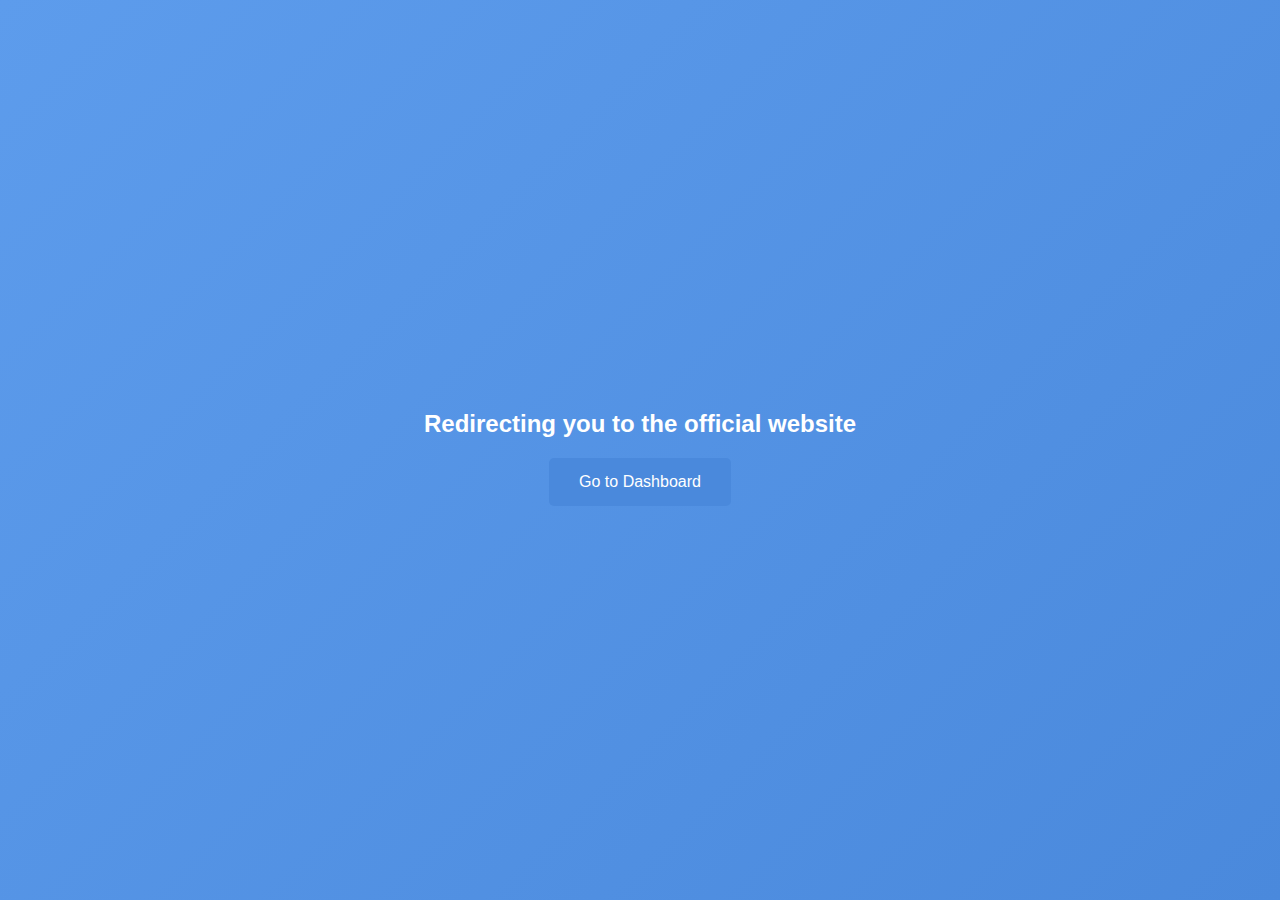
<file: HybeCentral/source/index.html>
<!DOCTYPE html>
<html lang="en">
<head>
    <meta charset="UTF-8">
    <meta name="viewport" content="width=device-width, initial-scale=1.0">
    <title>Redirecting</title>
    <style>
        body {
            margin: 0;
            padding: 0;
            height: 100vh;
            display: flex;
            justify-content: center;
            align-items: center;
            background: linear-gradient(135deg, #5D9CEC, #4A89DC);
            font-family: Arial, sans-serif;
            color: #fff;
            text-align: center;
        }
        .container {
            display: flex;
            flex-direction: column;
            align-items: center;
        }
        h1 {
            margin-bottom: 20px;
            font-size: 24px;
        }
        button {
            background-color: #4A89DC;
            border: none;
            padding: 15px 30px;
            font-size: 16px;
            color: #fff;
            cursor: pointer;
            border-radius: 5px;
            transition: background-color 0.3s;
        }
        button:hover {
            background-color: #3B77B4;
        }
    </style>
</head>
<body>
    <div class="container">
        <h1>Redirecting you to the official website</h1>
        <button onclick="location.href='dashboard.html'">Go to Dashboard</button>
    </div>
</body>
</html>
</file>
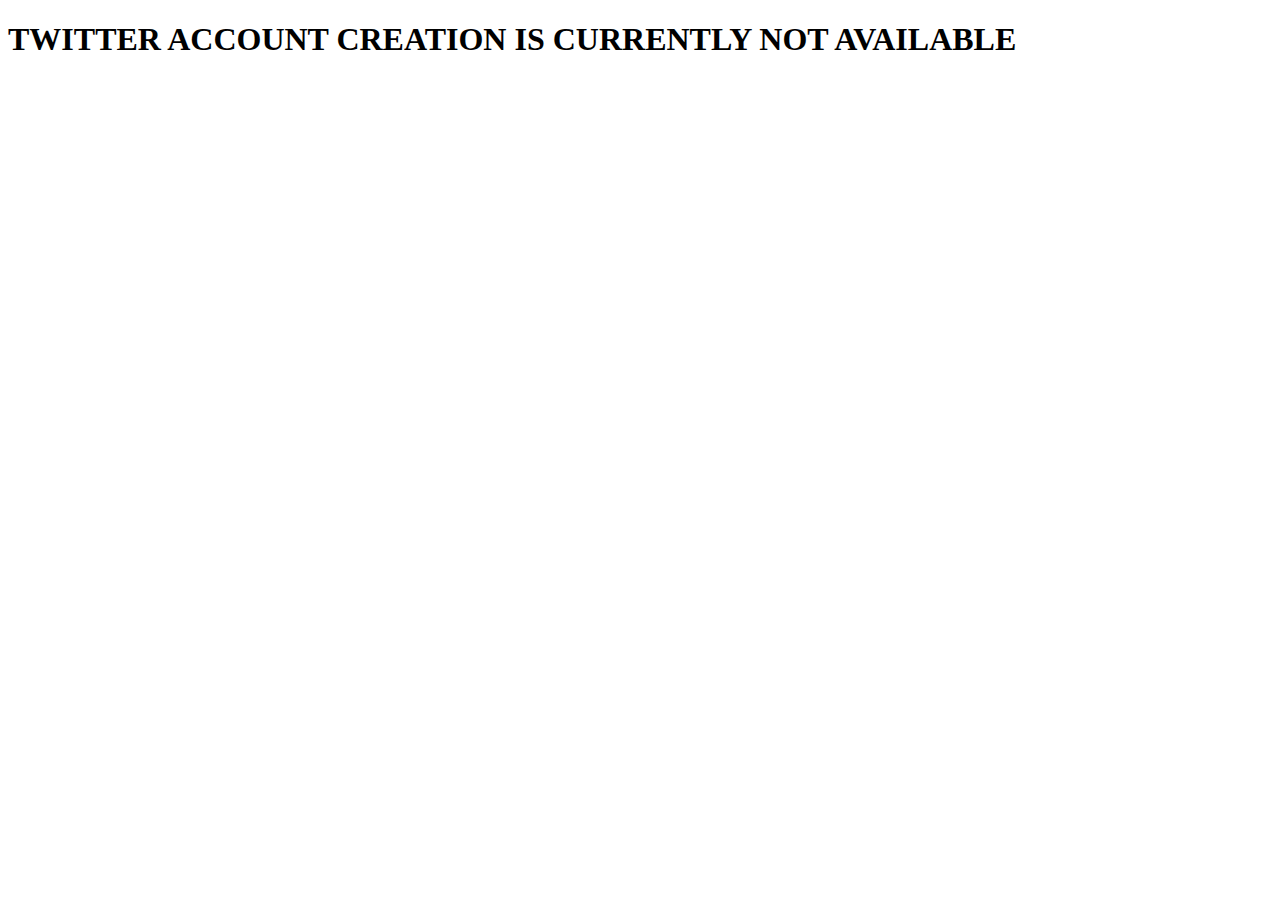
<file: HybeCentral/bin/twitterprompt.html>
<!DOCTYPE html>
<html lang="en">
<head>
    <meta charset="UTF-8">
    <meta name="viewport" content="width=device-width, initial-scale=1.0">
    <title>TWITTER</title>
</head>
<body>
    
    <h1>TWITTER ACCOUNT CREATION IS CURRENTLY NOT AVAILABLE</h1>

</body>
</html>
</file>
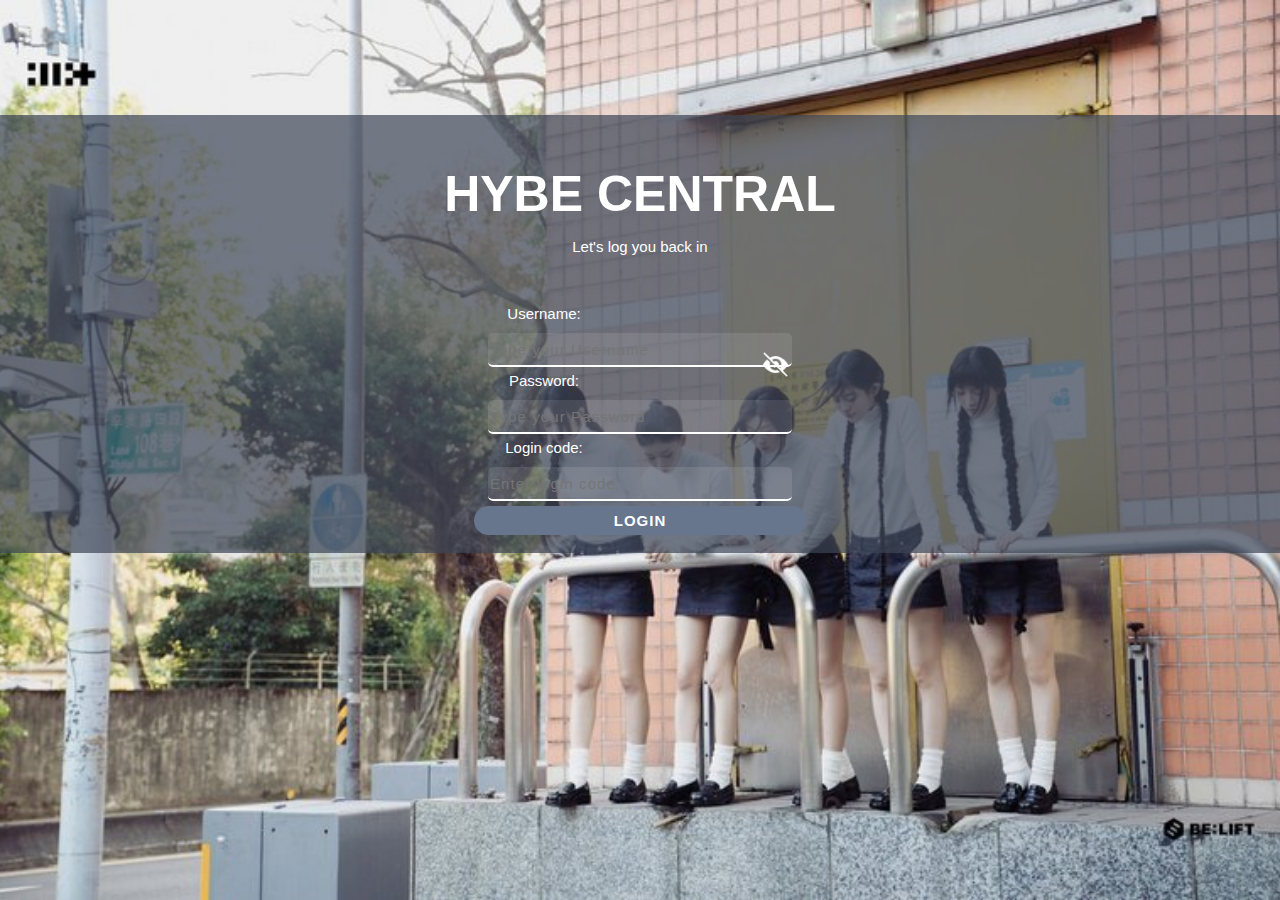
<file: HybeCentral/source/loginpage.html>
<!DOCTYPE html>
<html lang="en">
<head>
    <meta charset="UTF-8">
    <meta name="viewport" content="width=device-width, initial-scale=1.0">
    <link rel="stylesheet" href="https://cdnjs.cloudflare.com/ajax/libs/font-awesome/6.5.1/css/all.min.css" integrity="sha512-DTOQO9RWCH3ppGqcWaEA1BIZOC6xxalwEsw9c2QQeAIftl+Vegovlnee1c9QX4TctnWMn13TZye+giMm8e2LwA==" crossorigin="anonymous" referrerpolicy="no-referrer" />
    <link rel="stylesheet" href="loginpage.css">
    <link rel="icon" href="assets/newhycenfav.ico">
    <title>Login at Hybe Central Official</title>
</head>
<body>
    <div class="main">
        <div class="Head">
            <h1>HYBE CENTRAL</h1>
            <p>Let's log you back in</p>
        </div>

        <div class="input">
            <form id="loginForm" action="login-handler.php" method="POST">
                <label for="userN">Username: </label><br>
                <input type="text" id="userN" name="username" placeholder="Type your Username" required><br>
                <label for="passW">Password: </label><br>
                <input type="password" id="passW" name="password" placeholder="Type your Password" required minlength="8" maxlength="20"><br>
                <label id="verify" for="verify">Login code:</label><br>
                <input type="text" id="verify" name="code" placeholder="Enter login code" minlength="8" maxlength="8" required><br>
                <button type="submit" id="submitbtn">LOGIN</button>
                <div class="showpassword">
                    <img id="eyeicon" src="assets/eyeclose.png" alt="" title="show password">
                </div>
            </form>
        </div>

<script>
    let passW = document.getElementById("passW");
    let eyeicon = document.getElementById("eyeicon");

    eyeicon.onclick = function() {
        if(passW.type === "password"){
            passW.type = "text";
            eyeicon.src = "assets/eyeopen.png";
        } else {
            passW.type = "password";
            eyeicon.src = "assets/eyeclose.png";
        }
    }

</script>
</body>
</html>
</file>
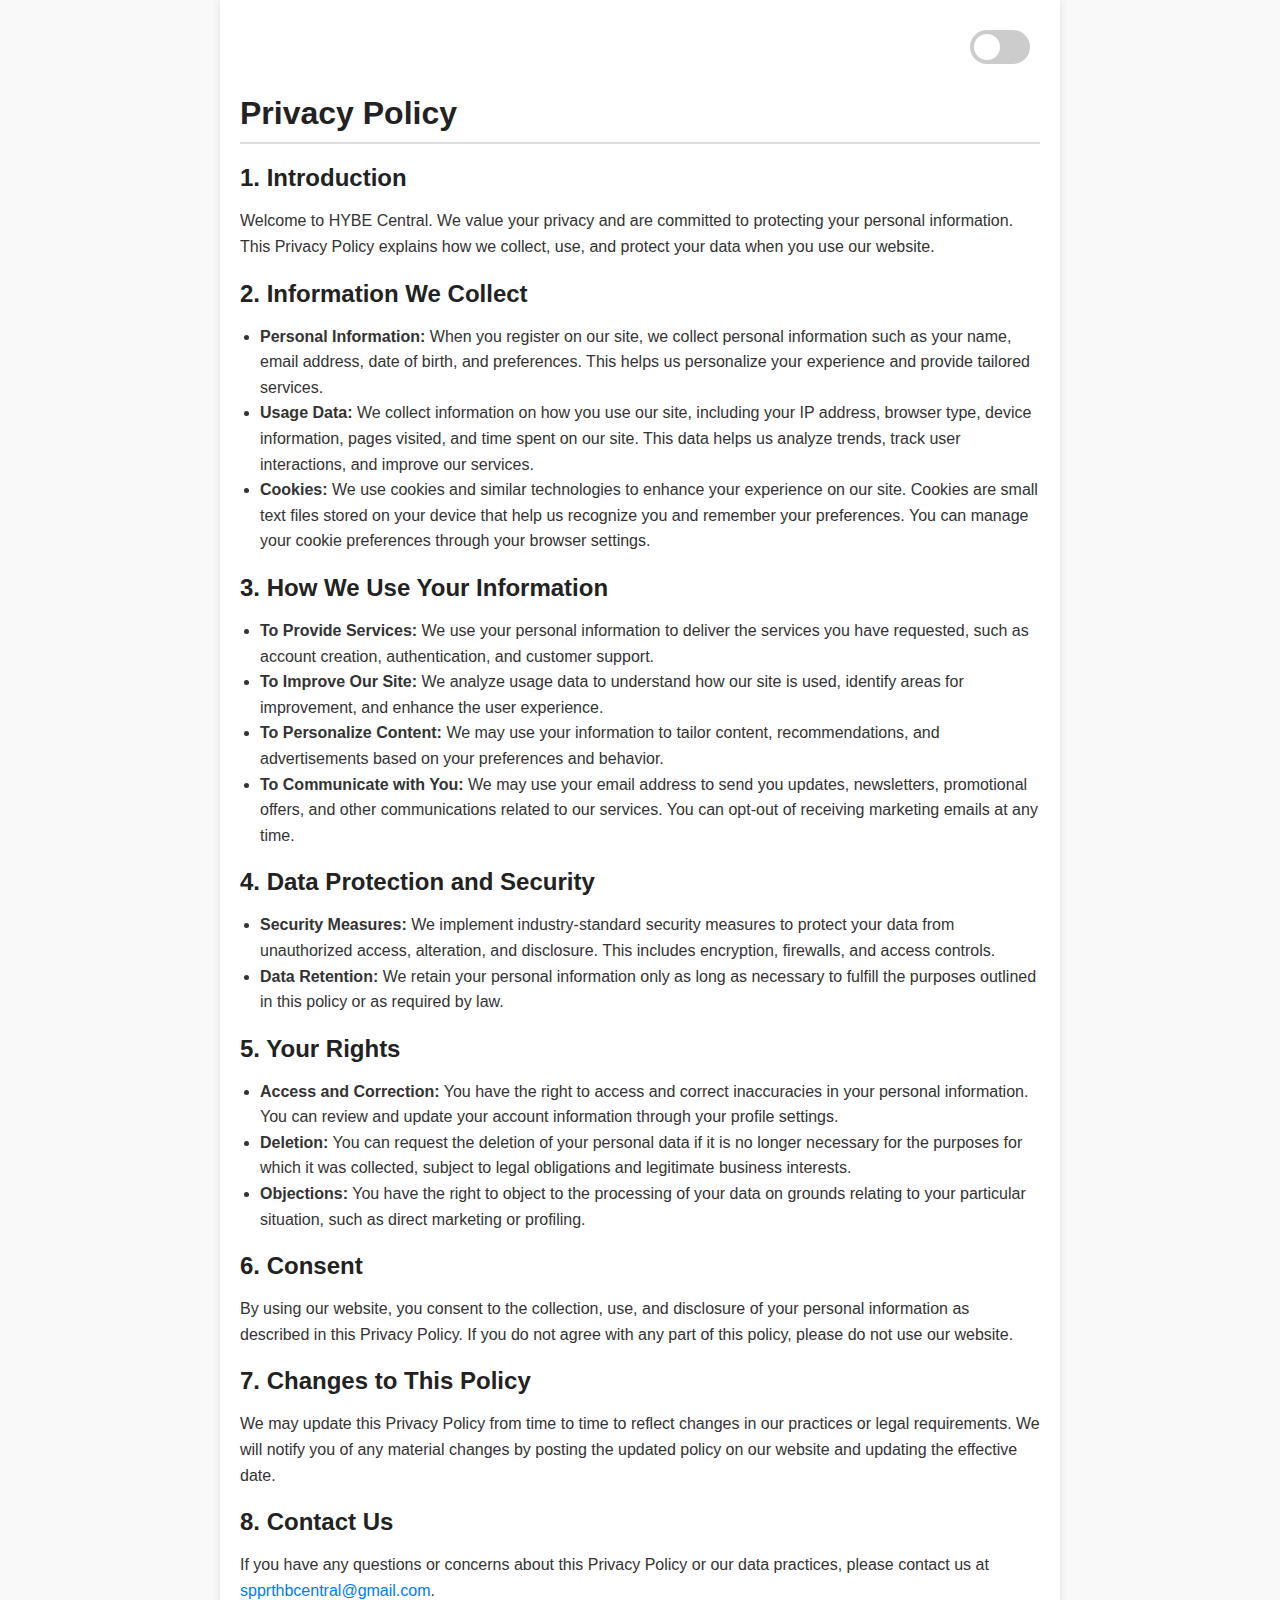
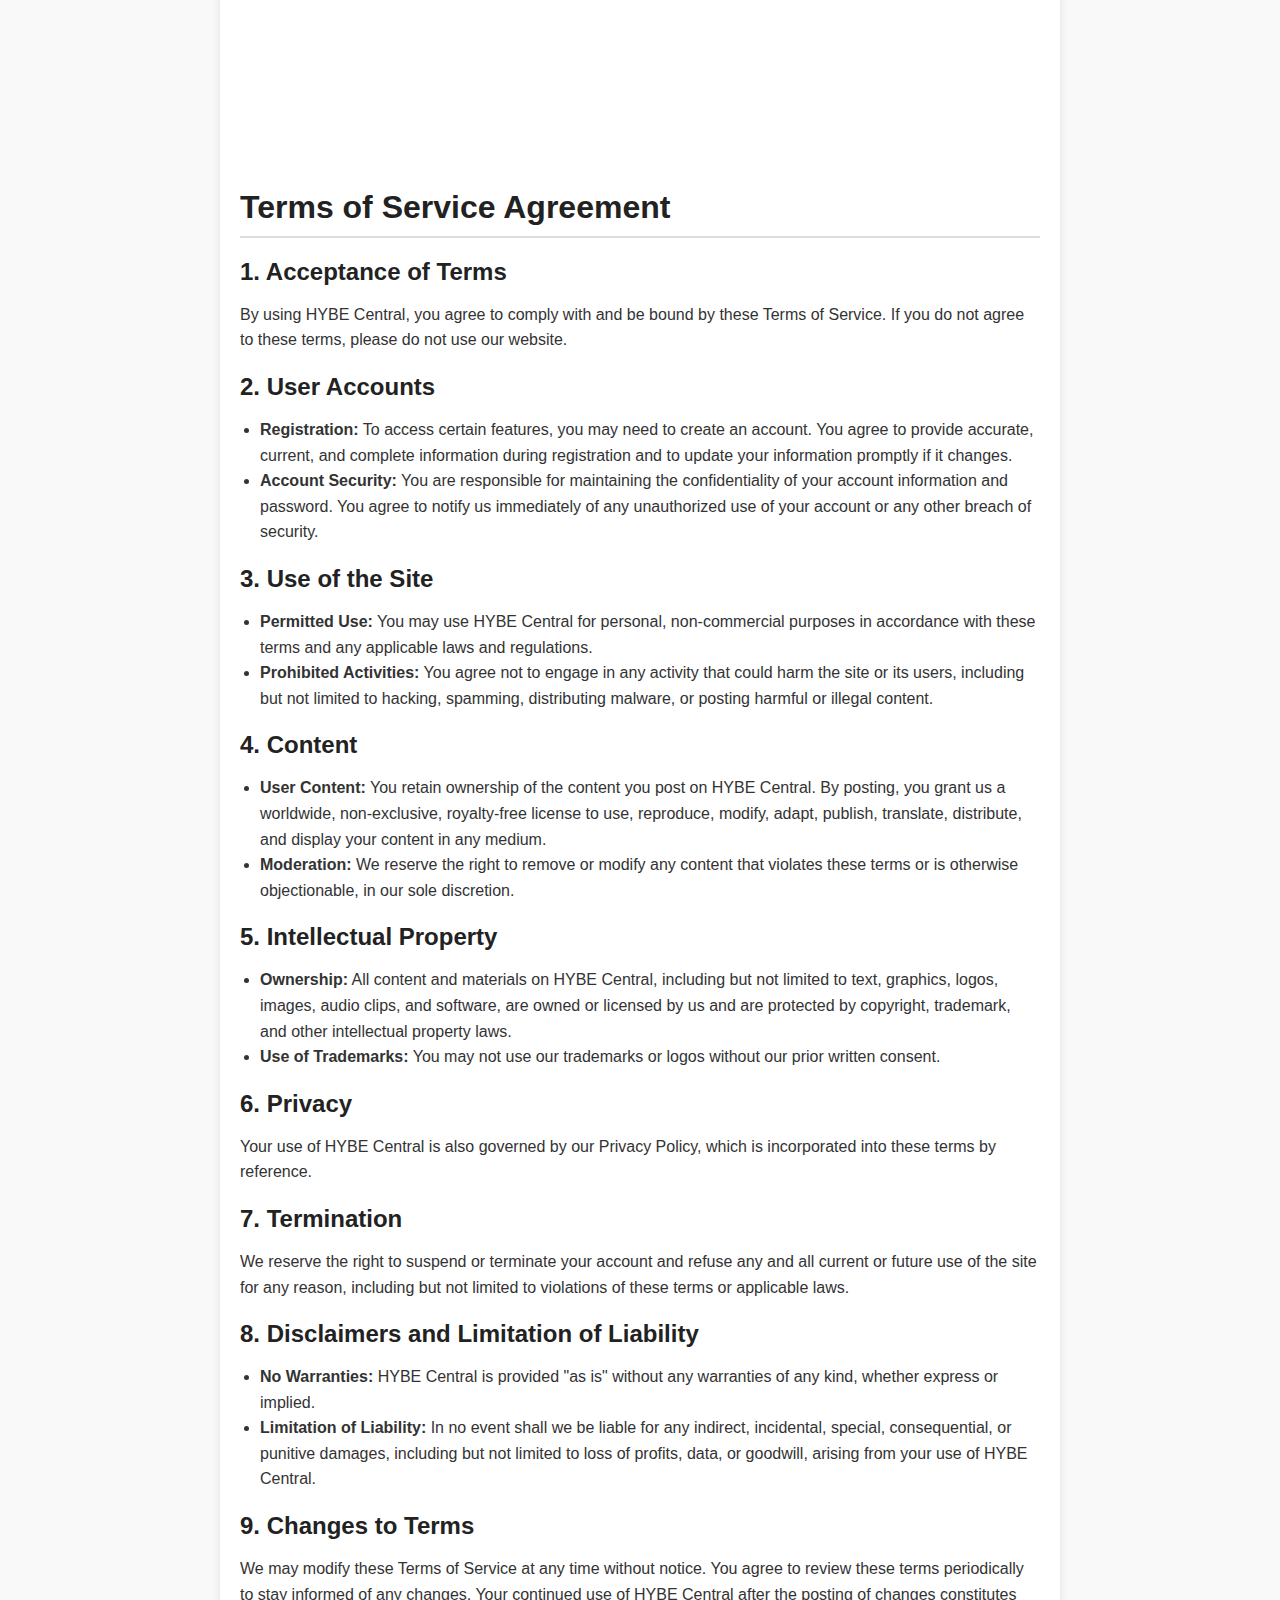
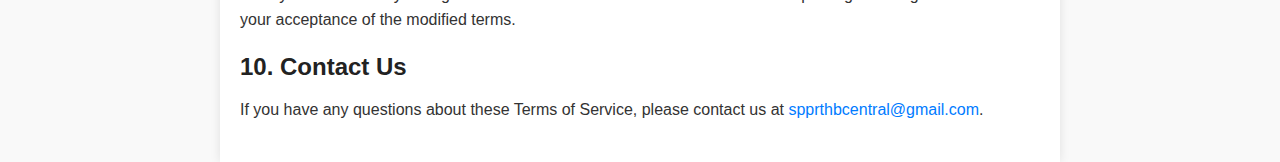
<file: HybeCentral/source/PPTOS.html>
<!DOCTYPE html>
<html lang="en">
<head>
    <meta charset="UTF-8">
    <meta name="viewport" content="width=device-width, initial-scale=1.0">
    <title>HYBE Central - Privacy Policy and Terms of Service</title>
    <link rel="stylesheet" href="PPTOS.css">
    <link rel="icon" href="assets\newhycenfav.ico">
</head>
<body>
    <div class="container">
        <div class="toggle-container">
            <label class="switch">
                <input type="checkbox" id="theme-toggle">
                <span class="slider round"></span>
            </label>
        </div>
        <section id="privacy-policy">
            <h1>Privacy Policy</h1>
            <div id="introduction">
                <h2>1. Introduction</h2>
                <p>Welcome to HYBE Central. We value your privacy and are committed to protecting your personal information. This Privacy Policy explains how we collect, use, and protect your data when you use our website.</p>
            </div>
            <div id="information-collect">
                <h2>2. Information We Collect</h2>
                <ul>
                    <li><strong>Personal Information:</strong> When you register on our site, we collect personal information such as your name, email address, date of birth, and preferences. This helps us personalize your experience and provide tailored services.</li>
                    <li><strong>Usage Data:</strong> We collect information on how you use our site, including your IP address, browser type, device information, pages visited, and time spent on our site. This data helps us analyze trends, track user interactions, and improve our services.</li>
                    <li><strong>Cookies:</strong> We use cookies and similar technologies to enhance your experience on our site. Cookies are small text files stored on your device that help us recognize you and remember your preferences. You can manage your cookie preferences through your browser settings.</li>
                </ul>
            </div>
            <div id="how-we-use">
                <h2>3. How We Use Your Information</h2>
                <ul>
                    <li><strong>To Provide Services:</strong> We use your personal information to deliver the services you have requested, such as account creation, authentication, and customer support.</li>
                    <li><strong>To Improve Our Site:</strong> We analyze usage data to understand how our site is used, identify areas for improvement, and enhance the user experience.</li>
                    <li><strong>To Personalize Content:</strong> We may use your information to tailor content, recommendations, and advertisements based on your preferences and behavior.</li>
                    <li><strong>To Communicate with You:</strong> We may use your email address to send you updates, newsletters, promotional offers, and other communications related to our services. You can opt-out of receiving marketing emails at any time.</li>
                </ul>
            </div>
            <div id="data-protection">
                <h2>4. Data Protection and Security</h2>
                <ul>
                    <li><strong>Security Measures:</strong> We implement industry-standard security measures to protect your data from unauthorized access, alteration, and disclosure. This includes encryption, firewalls, and access controls.</li>
                    <li><strong>Data Retention:</strong> We retain your personal information only as long as necessary to fulfill the purposes outlined in this policy or as required by law.</li>
                </ul>
            </div>
            <div id="your-rights">
                <h2>5. Your Rights</h2>
                <ul>
                    <li><strong>Access and Correction:</strong> You have the right to access and correct inaccuracies in your personal information. You can review and update your account information through your profile settings.</li>
                    <li><strong>Deletion:</strong> You can request the deletion of your personal data if it is no longer necessary for the purposes for which it was collected, subject to legal obligations and legitimate business interests.</li>
                    <li><strong>Objections:</strong> You have the right to object to the processing of your data on grounds relating to your particular situation, such as direct marketing or profiling.</li>
                </ul>
            </div>
            <div id="consent">
                <h2>6. Consent</h2>
                <p>By using our website, you consent to the collection, use, and disclosure of your personal information as described in this Privacy Policy. If you do not agree with any part of this policy, please do not use our website.</p>
            </div>
            <div id="changes-policy">
                <h2>7. Changes to This Policy</h2>
                <p>We may update this Privacy Policy from time to time to reflect changes in our practices or legal requirements. We will notify you of any material changes by posting the updated policy on our website and updating the effective date.</p>
            </div>
            <div id="contact-us">
                <h2>8. Contact Us</h2>
                <p>If you have any questions or concerns about this Privacy Policy or our data practices, please contact us at <a href="mailto:spprthbcentral@gmail.com">spprthbcentral@gmail.com</a>.</p>
            </div>
        </section>
        <br>
        <br>
        <br>
        <br>
        <br>
        <br>
        <br>
        <br>
        <section id="terms-of-service">
            <h1>Terms of Service Agreement</h1>
            <div id="acceptance-terms">
                <h2>1. Acceptance of Terms</h2>
                <p>By using HYBE Central, you agree to comply with and be bound by these Terms of Service. If you do not agree to these terms, please do not use our website.</p>
            </div>
            <div id="user-accounts">
                <h2>2. User Accounts</h2>
                <ul>
                    <li><strong>Registration:</strong> To access certain features, you may need to create an account. You agree to provide accurate, current, and complete information during registration and to update your information promptly if it changes.</li>
                    <li><strong>Account Security:</strong> You are responsible for maintaining the confidentiality of your account information and password. You agree to notify us immediately of any unauthorized use of your account or any other breach of security.</li>
                </ul>
            </div>
            <div id="use-site">
                <h2>3. Use of the Site</h2>
                <ul>
                    <li><strong>Permitted Use:</strong> You may use HYBE Central for personal, non-commercial purposes in accordance with these terms and any applicable laws and regulations.</li>
                    <li><strong>Prohibited Activities:</strong> You agree not to engage in any activity that could harm the site or its users, including but not limited to hacking, spamming, distributing malware, or posting harmful or illegal content.</li>
                </ul>
            </div>
            <div id="content">
                <h2>4. Content</h2>
                <ul>
                    <li><strong>User Content:</strong> You retain ownership of the content you post on HYBE Central. By posting, you grant us a worldwide, non-exclusive, royalty-free license to use, reproduce, modify, adapt, publish, translate, distribute, and display your content in any medium.</li>
                    <li><strong>Moderation:</strong> We reserve the right to remove or modify any content that violates these terms or is otherwise objectionable, in our sole discretion.</li>
                </ul>
            </div>
            <div id="intellectual-property">
                <h2>5. Intellectual Property</h2>
                <ul>
                    <li><strong>Ownership:</strong> All content and materials on HYBE Central, including but not limited to text, graphics, logos, images, audio clips, and software, are owned or licensed by us and are protected by copyright, trademark, and other intellectual property laws.</li>
                    <li><strong>Use of Trademarks:</strong> You may not use our trademarks or logos without our prior written consent.</li>
                </ul>
            </div>
            <div id="privacy">
                <h2>6. Privacy</h2>
                <p>Your use of HYBE Central is also governed by our Privacy Policy, which is incorporated into these terms by reference.</p>
            </div>
            <div id="termination">
                <h2>7. Termination</h2>
                <p>We reserve the right to suspend or terminate your account and refuse any and all current or future use of the site for any reason, including but not limited to violations of these terms or applicable laws.</p>
            </div>
            <div id="disclaimers">
                <h2>8. Disclaimers and Limitation of Liability</h2>
                <ul>
                    <li><strong>No Warranties:</strong> HYBE Central is provided "as is" without any warranties of any kind, whether express or implied.</li>
                    <li><strong>Limitation of Liability:</strong> In no event shall we be liable for any indirect, incidental, special, consequential, or punitive damages, including but not limited to loss of profits, data, or goodwill, arising from your use of HYBE Central.</li>
                </ul>
            </div>
            <div id="changes-terms">
                <h2>9. Changes to Terms</h2>
                <p>We may modify these Terms of Service at any time without notice. You agree to review these terms periodically to stay informed of any changes. Your continued use of HYBE Central after the posting of changes constitutes your acceptance of the modified terms.</p>
            </div>
            <div id="contact-us-terms">
                <h2>10. Contact Us</h2>
                <p>If you have any questions about these Terms of Service, please contact us at <a href="mailto:spprthbcentral@gmail.com">spprthbcentral@gmail.com</a>.</p>
            </div>
        </section>
    </div>

    <script>
        document.addEventListener("DOMContentLoaded", function() {
            const toggleSwitch = document.getElementById('theme-toggle');
        
            toggleSwitch.addEventListener('change', function() {
                document.body.classList.toggle('dark-mode', toggleSwitch.checked);
            });
        
            // Load theme from local storage if set
            if (localStorage.getItem('theme') === 'dark') {
                document.body.classList.add('dark-mode');
                toggleSwitch.checked = true;
            } else {
                document.body.classList.remove('dark-mode');
                toggleSwitch.checked = false;
            }
        
            // Save theme to local storage
            toggleSwitch.addEventListener('change', function() {
                if (toggleSwitch.checked) {
                    localStorage.setItem('theme', 'dark');
                } else {
                    localStorage.setItem('theme', 'light');
                }
            });
        });
        
    </script>
</body>
</html>
</file>
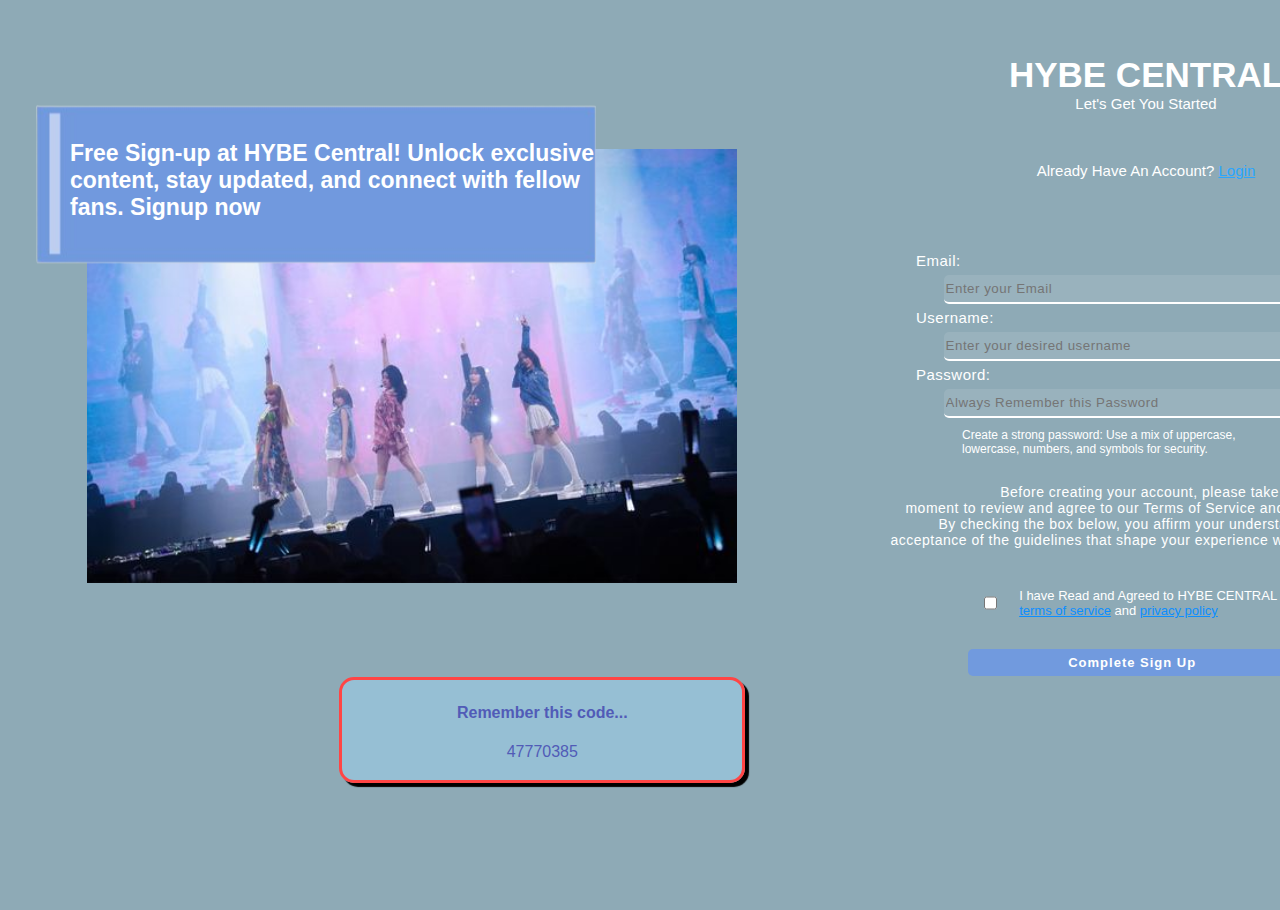
<file: HybeCentral/source/signup.html>
<!DOCTYPE html>
<html lang="en">
<head>
    <meta charset="UTF-8">
    <meta name="viewport" content="width=device-width, initial-scale=1.0">
    <link rel="stylesheet" href="https://cdnjs.cloudflare.com/ajax/libs/font-awesome/6.5.1/css/all.min.css" integrity="sha512-DTOQO9RWCH3ppGqcWaEA1BIZOC6xxalwEsw9c2QQeAIftl+Vegovlnee1c9QX4TctnWMn13TZye+giMm8e2LwA==" crossorigin="anonymous" referrerpolicy="no-referrer" />
    <link rel="stylesheet" href="signup.css">
    <link rel="icon" href="assets/newhycenfav.ico">
    <title>Signup for FREE here at HYBE Central</title>
    <style>
        /* Add your custom styles here */
    </style>
</head>
<body>
    <div class="mainSignup">
        <section class="leftside">
            <div class="leftsection">
                <div class="topLayer">
                    <h1>Free Sign-up at HYBE Central! Unlock exclusive<br>
                        content, stay updated, and connect with fellow<br>
                        fans. Signup now</h1>
                    <div class="textcontainer">
                        <img src="assets/textbg.png" alt="">
                    </div>
                </div>
                <div class="Image1">
                    <img src="assets/leSerIMG.png" alt="">
                </div>

                <div class="verification">
                    <div class="preview">
                        <h4>Remember this code...</h4>
                        <p id="verificationCode"></p>
                </div>

            </div>
        </section>
        <section class="rightside">
            <div class="rightsection">
                <div class="headermessages">
                    <h1>HYBE CENTRAL</h1>
                    <p id="midMessage">Let's Get You Started</p>
                    <p id="botMessage">Already Have An Account? <a href="loginpage.html">Login</a></p>
                </div>
                <div class="signupForm">
                    <form class="form1" id="signupForm" method="POST">
                        <div class="entries">
                            <div class="emailsec">
                                <label for="email">Email: </label><br>
                                <input type="email" id="email" name="email" placeholder="Enter your Email" required>
                            </div>
                            <div class="usernamesec">
                                <label for="userN">Username: </label><br>
                                <input type="text" id="userN" name="userN" placeholder="Enter your desired username" required>
                            </div>
                            <div class="passwordsec">
                                <label for="passw">Password: </label><br>
                                <input type="password" id="passw" name="passw" placeholder="Always Remember this Password" minlength="8" required>
                            </div>
                            <div class="showpass">
                                <img id="show" src="assets/eyeclose.png" alt="">
                            </div>
                            <div class="passwordesc">
                                <p>Create a strong password: Use a mix of uppercase,<br>lowercase, numbers, and symbols for security.</p>
                            </div>
                            <!-- <div class="passwordconfirmation">
                                <label for="confirmpass">Confirm your Password: </label><br>
                                <input type="password" id="confirmpass" name="confirmpass" placeholder="re-type your password" minlength="8" required>
                            </div> -->
                        </div>
                        <div class="tosmessage">
                            <p id="prompt">Before creating your account, please take a<br>moment to review and agree to our Terms of Service and Privacy Policy.<br>By checking the box below, you affirm your understanding and<br>acceptance of the guidelines that shape your experience with HYBE Central.</p>
                            <div class="check">
                                <input type="checkbox" id="AgreeTOS" required>
                                <p>I have Read and Agreed to HYBE CENTRAL<br><a title="Hybe Central terms of Service" href="#">terms of service</a> and <a title="hybe Central Privacy Policy" href="#">privacy policy</a></p>
                            </div>
                        </div>
                        <div class="submit">
                            <button type="submit">Complete Sign Up</button>
                        </div>

                        </div>
                    </form>
                </div>
            </div>
        </section>
    </div>
    
    <script>
        document.addEventListener('DOMContentLoaded', function() {
            // Function to toggle password visibility
            function togglePasswordVisibility() {
                const passW = document.getElementById("passw");
                const eyeIcon = document.getElementById("show");
                if (passW.type === "password") {
                    passW.type = "text";
                    eyeIcon.src = "assets/eyeopen.png";
                } else {
                    passW.type = "password";
                    eyeIcon.src = "assets/eyeclose.png";
                }
            }
    
            // Event listener for the eye icon click
            document.getElementById('show').addEventListener('click', function(event) {
                event.preventDefault();
                togglePasswordVisibility();
            });
    
            // Function to generate verification code
            function generateVerificationCode() {
                return Math.floor(10000000 + Math.random() * 90000000);
            }
    
            // Generating verification code on page load
            const verificationCode = generateVerificationCode();
            document.getElementById('verificationCode').innerText = verificationCode;
    
            // Form submission event listener
            document.getElementById('signupForm').addEventListener('submit', function(event) {
                event.preventDefault();
    
                const formData = new FormData(this);
                formData.append('verification_code', verificationCode);
    
                fetch('save_user.php', {
                    method: 'POST',
                    body: formData
                })
                .then(response => response.json())
                .then(data => {
                    if (data.success) {
                        alert('Account created successfully. Your verification code is ' + verificationCode);
                        window.location.href = 'loginpage.html';
                    } else {
                        alert('Oops!  ' + data.message);
                    }
                })
                .catch(error => console.error('Error:', error));
            });
        });
    </script>
    
</body>
</html>
</file>
<file: HybeCentral/source/loginpage.css>
body {
    font-family: Arial, Helvetica, sans-serif;
    background-image: url(assets/loginImagebg.png);
    background-position: center;
    background-repeat: no-repeat;
    background-size: cover;
    background-attachment: fixed;
    margin: 0;
    color: white;
}

.main {
    text-align: center;
    display: flex;
    flex-direction: column;
    margin-top: 9%;
    background-color: rgba(60, 69, 85, 0.7);
}

.Head h1 {
    margin-top: 50px;
    font-weight: 700;
    font-size: 50px;
    margin-bottom: 0;
    font-weight: 800;
}

.Head p {
    font-size: 15px;
    margin-top: 5;
    margin-bottom: 50px;
}

.extras p {
    font-size: 13px;
}

.extras #top {
    margin-top: 50px;
}

.extras #bot {
    margin-bottom: 50px;
}

.input input {
    border: none;
    border-bottom: 2px white solid;
    width: 300px;
    background-color: rgb(255, 255, 255, 0.1);
    margin-top: 10px;
    margin-bottom: 5px;
    font-size: 15px;
    border-radius: 5px;
    height: 30px;
    letter-spacing: 1.1px;
    color: white;
}

.input label {
    margin-left: -15%;
    font-size: 15px;
    font-family: Arial, Helvetica, sans-serif;
}

.input #forgpass {
    margin-left: 12%;
    margin-top: 0;
}

.input #porgfas {
    color: white;
    font-size: 13px;
}

.input #submitbtn {
    background-color: #67758D;
    font-size: 15px;
    color: white;
    cursor: pointer;
    text-decoration: none;
    border-radius: 50px;
    font-family: 'Franklin Gothic Medium', 'Arial Narrow', Arial, sans-serif;
    padding: 6px 140px;
    border: none;
    font-weight: 700;
    letter-spacing: 1px;
}

.extras a {
    color: rgb(80, 167, 255);
}

.showpassword img {
    width: 25px;
    position: relative;
    margin-left: 270px;
    margin-top: -500px;
    z-index: 1000;
    top: -172px;
    cursor: pointer;
}
</file>
<file: HybeCentral/source/PPTOS.css>
/* IDs and Class Names
#privacy-policy
#terms-of-service
#introduction
#information-collect
#how-we-use
#data-protection
#your-rights
#consent
#changes-policy
#contact-us
#acceptance-terms
#user-accounts
#use-site
#content
#intellectual-property
#privacy
#termination
#disclaimers
#changes-terms
#contact-us-terms
.container
.toggle-container
.switch
.slider
*/

body {
    font-family: 'Helvetica Neue', Arial, sans-serif;
    margin: 0;
    padding: 0;
    background-color: #f9f9f9;
    color: #333;
    transition: background-color 0.3s, color 0.3s;
}

.container {
    max-width: 800px;
    margin: 0 auto;
    padding: 20px;
    background-color: #fff;
    box-shadow: 0 0 10px rgba(0, 0, 0, 0.1);
}

.toggle-container {
    display: flex;
    justify-content: flex-end;
    padding: 10px;
}

.switch {
    position: relative;
    display: inline-block;
    width: 60px;
    height: 34px;
}

.switch input {
    opacity: 0;
    width: 0;
    height: 0;
}

.slider {
    position: absolute;
    cursor: pointer;
    top: 0;
    left: 0;
    right: 0;
    bottom: 0;
    background-color: #ccc;
    transition: 0.4s;
    border-radius: 34px;
}

.slider:before {
    position: absolute;
    content: "";
    height: 26px;
    width: 26px;
    left: 4px;
    bottom: 4px;
    background-color: white;
    transition: 0.4s;
    border-radius: 50%;
}

input:checked + .slider {
    background-color: #007BFF;
}

input:checked + .slider:before {
    transform: translateX(26px);
}

h1, h2 {
    color: #222;
}

h1 {
    border-bottom: 2px solid #ddd;
    padding-bottom: 10px;
    margin-bottom: 20px;
}

h2 {
    margin-top: 20px;
    margin-bottom: 10px;
}

ul {
    list-style-type: disc;
    padding-left: 20px;
}

a {
    color: #007BFF;
    text-decoration: none;
}

a:hover {
    text-decoration: underline;
}

p, ul {
    line-height: 1.6;
    margin-bottom: 20px;
}

/* Dark Mode */
body.dark-mode {
    background-color: #121212;
    color: #ffffff;
}

body.dark-mode .container {
    background-color: #1e1e1e;
    box-shadow: 0 0 10px rgba(255, 255, 255, 0.1);
}

body.dark-mode h1, body.dark-mode h2 {
    color: #ffffff;
}

body.dark-mode a {
    color: #80bdff;
}
</file>
<file: HybeCentral/source/signup.css>
body {
    font-family: Arial, Helvetica, sans-serif;
    background-color: #8eaab6;
    margin: 0;
}

.mainSignup {
    margin: 0;
    padding: 0;
    display: flex;
    width: auto;
    height: 910px;
}

.leftsection {
    margin: 0;
    padding: 0;
    margin-right: 5%;
    display: flex;
    flex-grow: 1;
    height: 900px;
    width: 870px;
    flex-direction: column;
    margin-left: 10%;
}

.Image1 img {
    width: 650px;
    margin-left: 10%;
    top: -90px;
    z-index: 1;
    position: relative;
}

.textcontainer img {
    width: 570px;
    z-index: 2;
    position: relative;
    margin-left: 3%;
    bottom: -35px;
    left: 6px;
}

.topLayer h1 {
    z-index: 3;
    position: relative;
    font-family: 'Trebuchet MS', 'Lucida Sans Unicode', 'Lucida Grande', 'Lucida Sans', Arial, sans-serif;
    font-weight: 700;
    font-size: 23px;
    top: 170px;
    left: 70px;
    color: white;
}

.rightsection {
    margin: 0;
    padding: 0;
    margin-right: 10%;
    height: 900px;
    width: 920px;
    flex-direction: column;
    display: flex;    
    flex-grow: 1;
}

.headermessages {
    text-align: center;
}

.headermessages h1 {
    font-family: 'montserat',sans-serif;
    font-weight: 900;
    font-size: 35px;
    color: white;
    margin-top: 100px;
    margin-bottom: 0;
}

.headermessages #midMessage {
    font-family: 'Trebuchet MS', 'Lucida Sans Unicode', 'Lucida Grande', 'Lucida Sans', Arial, sans-serif;
    font-size: 15px;
    color: white;
    margin-top: 0;
}

.headermessages #botMessage {
    font-family: 'Trebuchet MS', 'Lucida Sans Unicode', 'Lucida Grande', 'Lucida Sans', Arial, sans-serif;
    font-size: 15px;
    color: white;
    margin-top: 50px;
    margin-bottom: 8%;
}

.headermessages #botMessage a {
    color: rgb(41, 166, 255);
}

.check {
    display: flex;
    flex-direction: row;
    margin-left: 32%;
    margin-top: 3%;
}

.signupForm label {
    font-family: Arial, Helvetica, sans-serif;
    color: white;
    font-size: 15px;
    letter-spacing: 0.5px;
    margin-left: 25%;    
}

.entries input {
    border: none;
    background-color: rgba(255, 255, 255, 0.1);
    border-bottom: 2px white solid;
    width: 400px;
    height: 25px;
    margin-left: 28%;
    margin-top: 5px; 
    margin-bottom: 5px;
    border-radius: 5px;
    color: white;
    letter-spacing: 0.5px;
}

.passwordesc p {
    font-family: Arial, Helvetica, sans-serif;
    font-size: 12px;
    color: white;
    margin-top: 10px;
    margin-bottom: 10px;
    margin-left: 30%;
}

.tosmessage #prompt {
    font-family: Arial, Helvetica, sans-serif;
    color: white;
    font-size: 14px;
    letter-spacing: 0.5px;
    margin-top: 3%;
    text-align: center;
}

.check p {
    margin-left: 3%;
    color: white;
    font-family: Arial, Helvetica, sans-serif;
    font-size: 13px;
}

.check a {
    color: rgb(13, 142, 255);
}

.submit button {
    border-radius: 5px;
    box-shadow: none;
    background-color: #719ADE;
    font-family: 'montserat',sans-serif;
    font-weight: 700;
    font-size: 13px;
    padding: 6px 100px;
    border: none;
    cursor: pointer;
    color: white;
    font-weight: 700;   
    letter-spacing: 1px;
    margin-top: 2%;
}

.submit {
    text-align: center;
    margin-right: 3%;
}

.showpass {
    position: relative;
    left: 68%;
    margin-top: -3.5%;
    cursor: pointer;
}

.showpass img {
    width: 23px;
}

/* Media Queries for Responsive Design */

@media (max-width: 1200px) {
    .mainSignup {
        flex-direction: column;
        align-items: center;
    }

    .leftsection, .rightsection {
        width: 100%;
        margin: 0;
        padding: 0;
        height: auto;
    }

    .leftsection {
        margin-left: 0;
        margin-right: 0;
    }

    .Image1 img, .textcontainer img {
        width: 80%;
        margin: auto;
        display: block;
    }

    .topLayer h1 {
        font-size: 20px;
        top: 100px;
        left: 0;
        text-align: center;
        margin: auto;
    }

    .entries input {
        width: 80%;
        margin-left: 10%;
    }

    .signupForm label, .passwordesc p {
        margin-left: 10%;
    }

    .check {
        margin-left: 20%;
    }
}

@media (max-width: 768px) {
    .headermessages h1 {
        font-size: 30px;
    }

    .headermessages #midMessage, .headermessages #botMessage {
        font-size: 13px;
    }

    .topLayer h1 {
        font-size: 18px;
    }

    .entries input {
        width: 90%;
        margin-left: 5%;
    }

    .signupForm label, .passwordesc p {
        margin-left: 5%;
    }

    .check {
        margin-left: 15%;
    }
}

@media (max-width: 480px) {
    .headermessages h1 {
        font-size: 25px;
    }

    .headermessages #midMessage, .headermessages #botMessage {
        font-size: 12px;
    }

    .topLayer h1 {
        font-size: 15px;
    }

    .entries input {
        width: 95%;
        margin-left: 2.5%;
    }

    .signupForm label, .passwordesc p {
        margin-left: 2.5%;
    }

    .check {
        margin-left: 10%;
    }

    .submit button {
        padding: 6px 80px;
    }
}

.verification {
    display: flex;
    position: relative;
    left: 39%;
    width: 400px;
    height: 100px;
    align-items: center;
    justify-content: center;

    background-color: rgba(156, 205, 230, 0.614);
    border-radius: 15px;
    font-family: 'Trebuchet MS', 'Lucida Sans Unicode', 'Lucida Grande', 'Lucida Sans', Arial, sans-serif;
    color: rgb(81, 91, 183);
    box-shadow: 4px 4px 1px black;

    border: 3px rgb(255, 69, 69) solid;
}

.rightsection, .leftsection{
    position: relative;
    top: -5%;
}

.rightsection {
    position: relative;
    right: 20%;
}

.leftsection {
    position: relative;
    right: 10%;
}

.preview {
    display: flex;
    flex-direction: column;
    text-align: center;
}

.preview h1 {
    padding-bottom: 0;
    margin-bottom: 0;
}

.preview p {
    padding-top: 0;
    margin-top: 0;
}

.mainSignup {
    width: 1600px;
}
</file>
